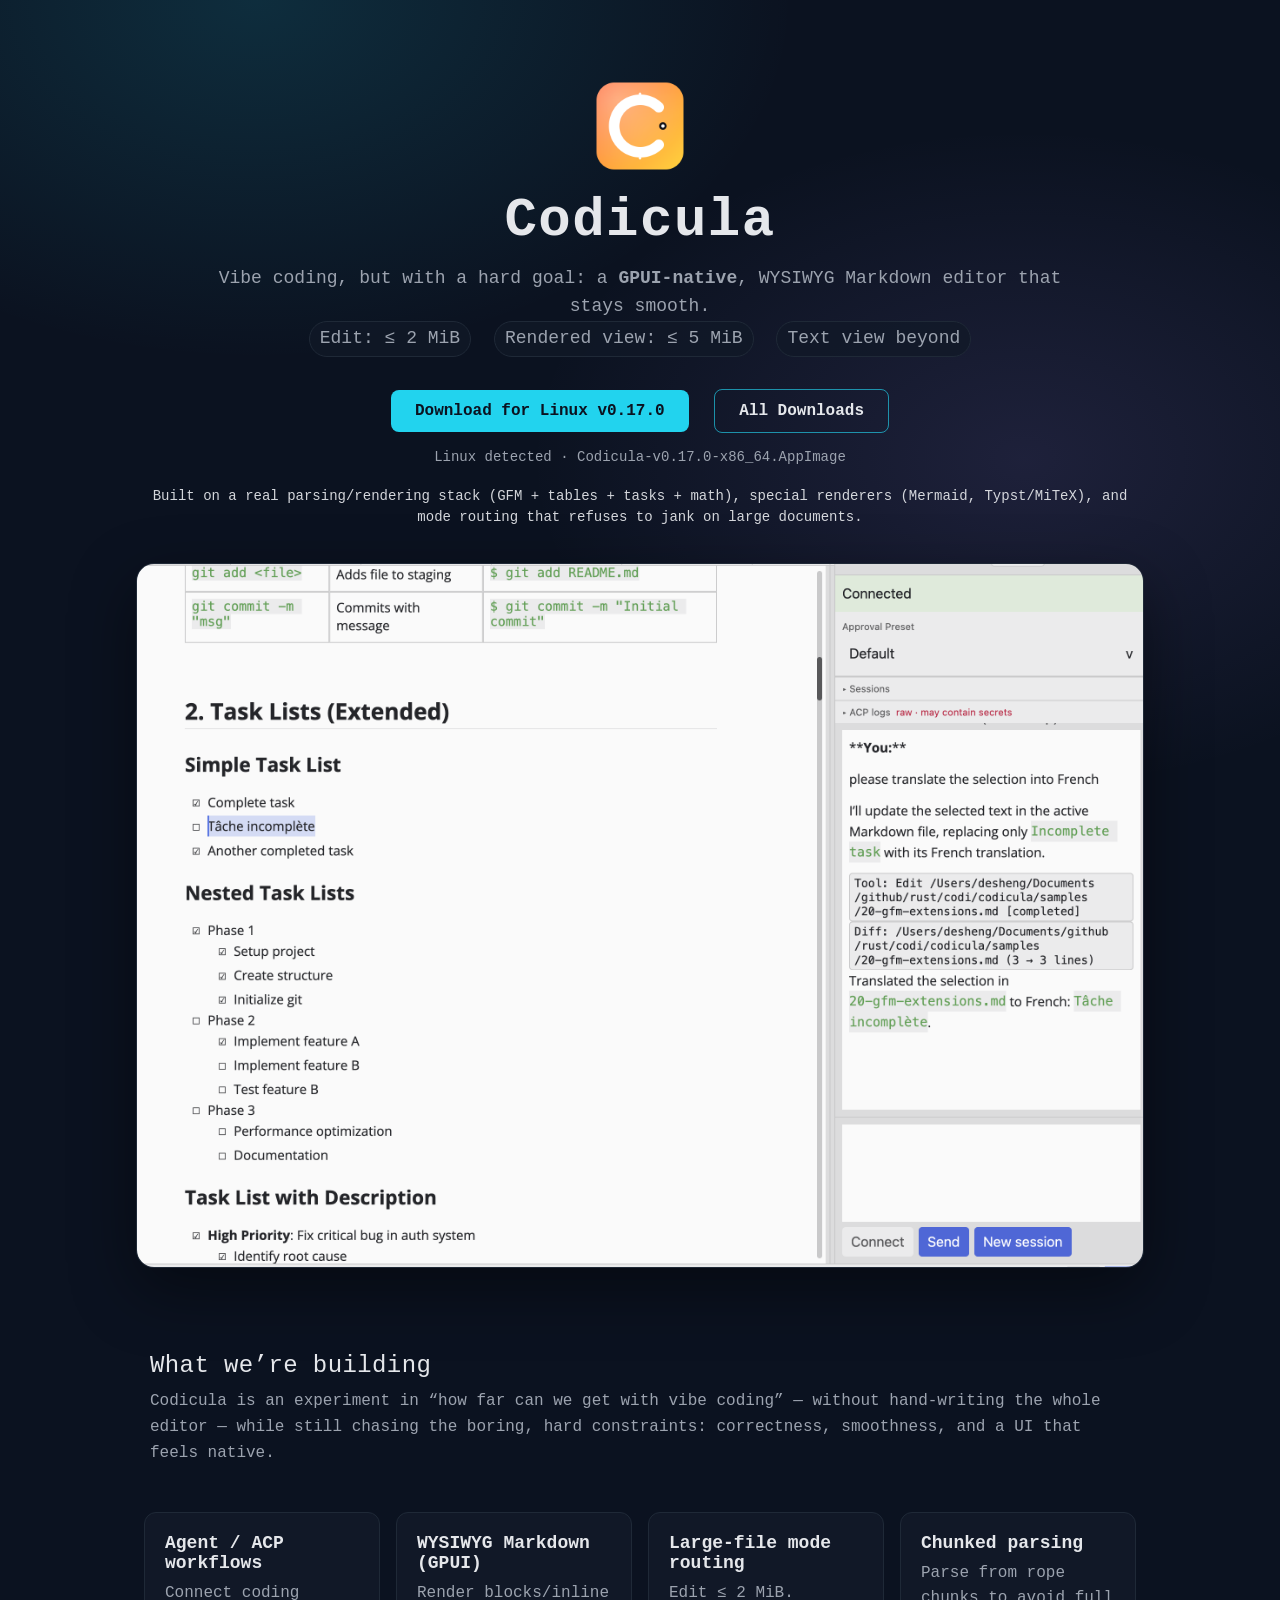
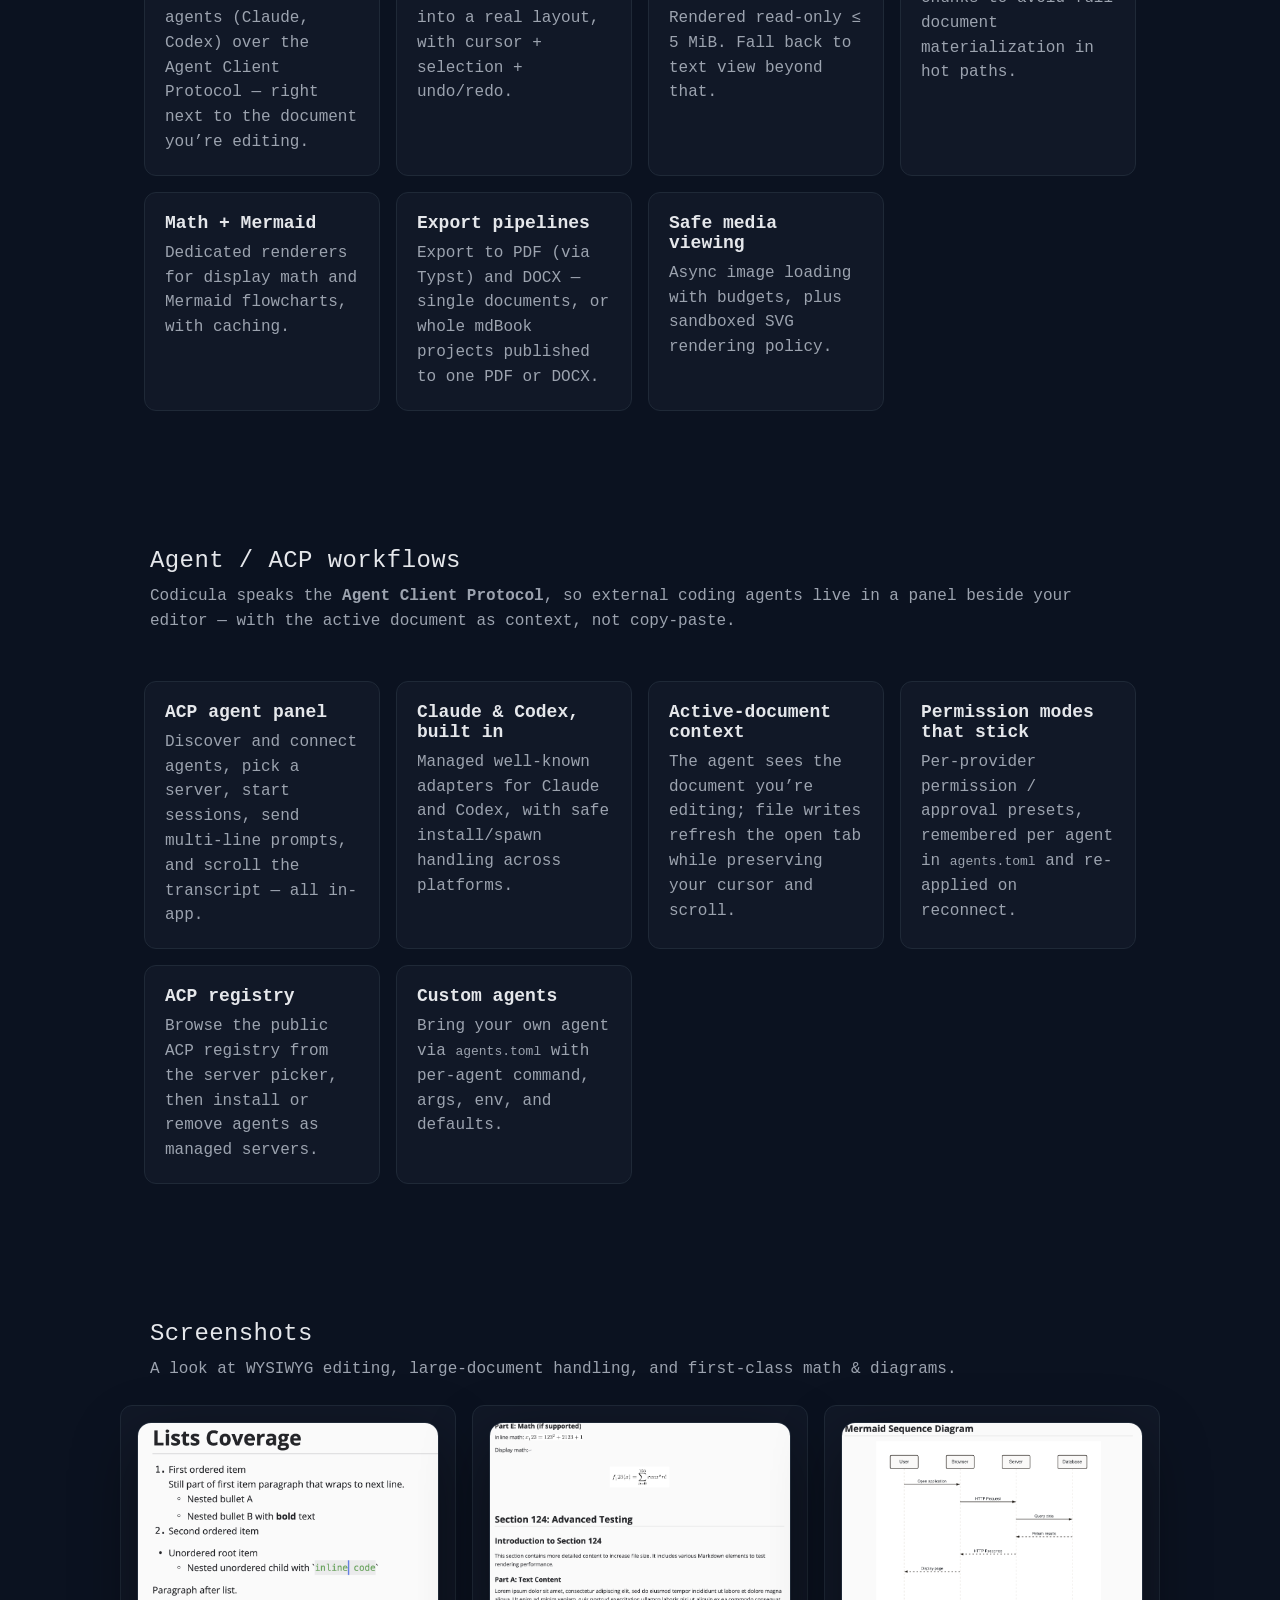
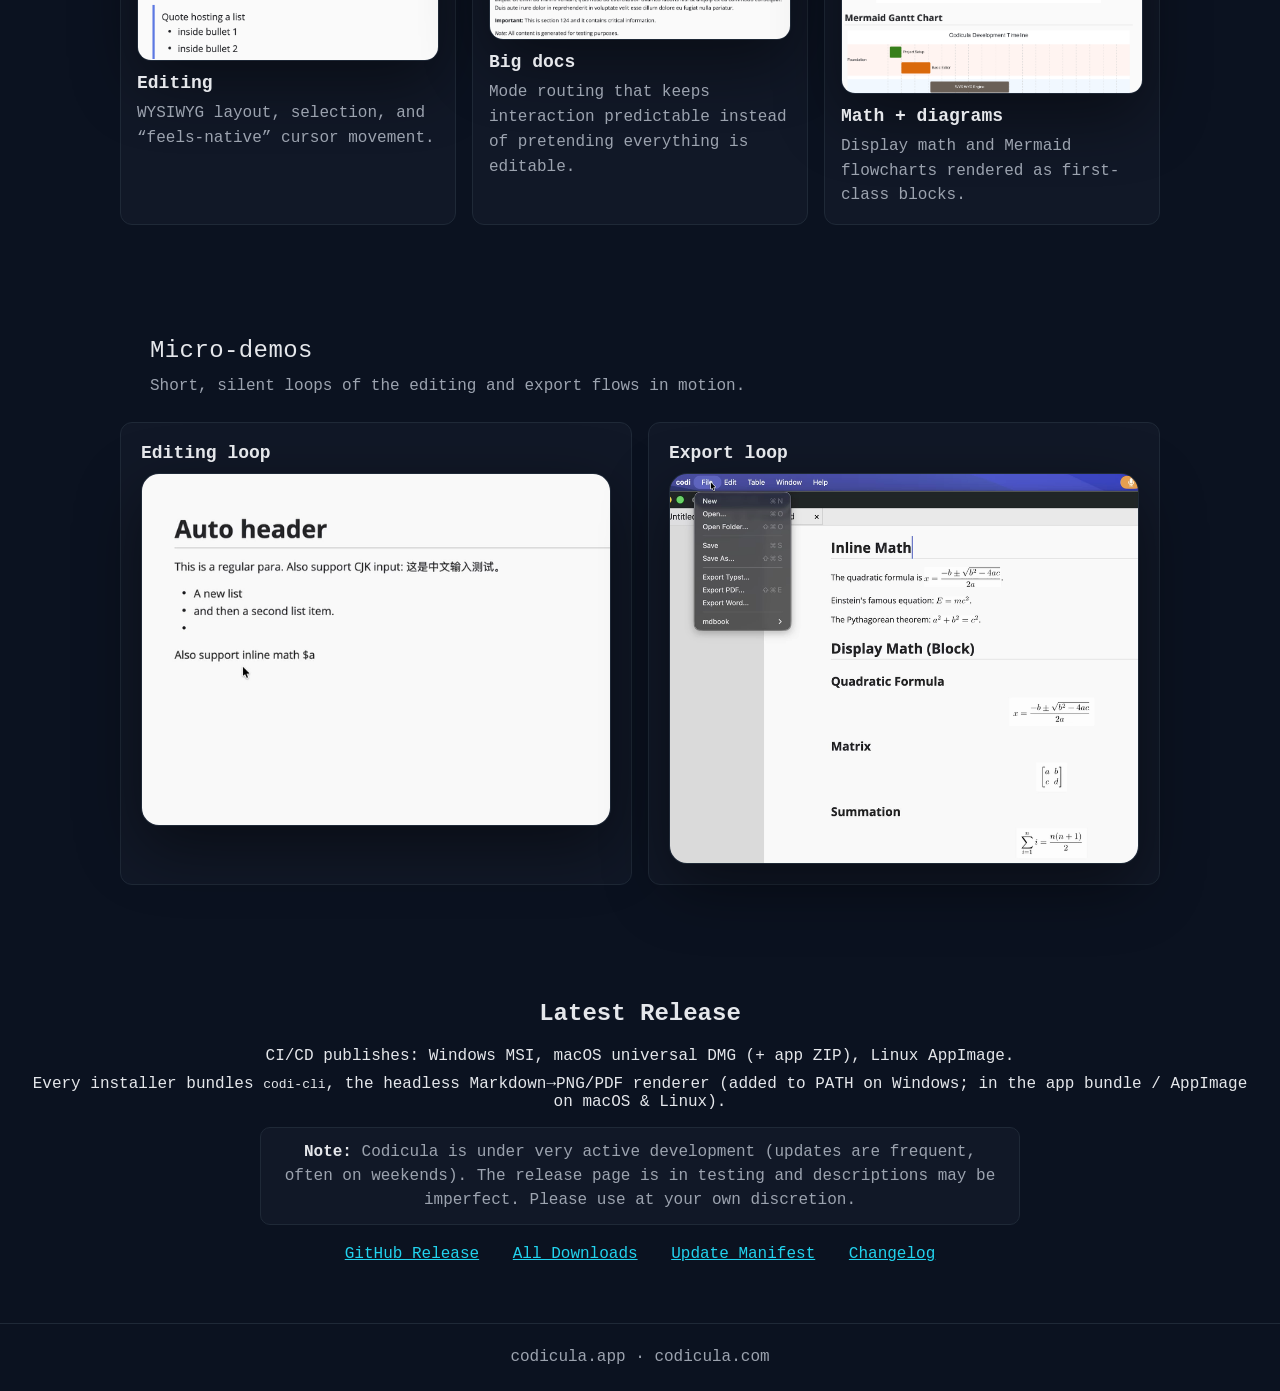
<file: index.html>
<!doctype html>
<html lang="en">
<head>
  <meta charset="utf-8">
  <meta name="viewport" content="width=device-width, initial-scale=1">
  <title>Codicula — Markdown Editor with Agent DNA</title>
  <link rel="stylesheet" href="styles.css">
</head>
<body>
  <header class="hero">
    <img class="app-icon" src="codicula.png" alt="Codicula app icon">
    <div class="logo">Codicula</div>
    <p class="tagline">
      Vibe coding, but with a hard goal: a <strong>GPUI-native</strong>, WYSIWYG Markdown editor that stays smooth.
      <br>
      <span class="pill">Edit: ≤ 2 MiB</span>
      <span class="pill">Rendered view: ≤ 5 MiB</span>
      <span class="pill">Text view beyond</span>
    </p>
    <div class="cta">
      <a id="main-download-btn" class="btn" href="https://github.com/xudesheng/codicula/releases/latest">Download</a>
      <a class="btn ghost" href="downloads.html">All Downloads</a>
    </div>
    <div id="os-download" class="os-download" aria-live="polite">
      <!-- OS detection info will be inserted here -->
    </div>
    <div class="subline">
      Built on a real parsing/rendering stack (GFM + tables + tasks + math), special renderers (Mermaid, Typst/MiTeX),
      and mode routing that refuses to jank on large documents.
    </div>

    <div class="hero-preview">
      <div class="media-frame">
        <img loading="eager" decoding="async" src="media/screenshots/hero_preview.png" alt="Codicula editing a Markdown document with the ACP agent panel connected — an agent translating a selection and editing the file in place">

      </div>
    </div>
  </header>

  <section class="section">
    <div class="section-title">What we’re building</div>
    <div class="section-desc">
      Codicula is an experiment in “how far can we get with vibe coding” — without hand-writing the whole editor —
      while still chasing the boring, hard constraints: correctness, smoothness, and a UI that feels native.
    </div>

    <div class="grid features">
      <div class="card">
        <h3>Agent / ACP workflows</h3>
        <p>Connect coding agents (Claude, Codex) over the Agent Client Protocol — right next to the document you’re editing.</p>
      </div>
      <div class="card">
        <h3>WYSIWYG Markdown (GPUI)</h3>
        <p>Render blocks/inline into a real layout, with cursor + selection + undo/redo.</p>
      </div>
      <div class="card">
        <h3>Large-file mode routing</h3>
        <p>Edit ≤ 2 MiB. Rendered read-only ≤ 5 MiB. Fall back to text view beyond that.</p>
      </div>
      <div class="card">
        <h3>Chunked parsing</h3>
        <p>Parse from rope chunks to avoid full document materialization in hot paths.</p>
      </div>
      <div class="card">
        <h3>Math + Mermaid</h3>
        <p>Dedicated renderers for display math and Mermaid flowcharts, with caching.</p>
      </div>
      <div class="card">
        <h3>Export pipelines</h3>
        <p>Export to PDF (via Typst) and DOCX — single documents, or whole mdBook projects published to one PDF or DOCX.</p>
      </div>
      <div class="card">
        <h3>Safe media viewing</h3>
        <p>Async image loading with budgets, plus sandboxed SVG rendering policy.</p>
      </div>
    </div>
  </section>

  <section class="section">
    <div class="section-title">Agent / ACP workflows</div>
    <div class="section-desc">
      Codicula speaks the <strong>Agent Client Protocol</strong>, so external coding agents live in a panel
      beside your editor — with the active document as context, not copy-paste.
    </div>

    <div class="grid features">
      <div class="card">
        <h3>ACP agent panel</h3>
        <p>Discover and connect agents, pick a server, start sessions, send multi-line prompts, and scroll the transcript — all in-app.</p>
      </div>
      <div class="card">
        <h3>Claude &amp; Codex, built in</h3>
        <p>Managed well-known adapters for Claude and Codex, with safe install/spawn handling across platforms.</p>
      </div>
      <div class="card">
        <h3>Active-document context</h3>
        <p>The agent sees the document you’re editing; file writes refresh the open tab while preserving your cursor and scroll.</p>
      </div>
      <div class="card">
        <h3>Permission modes that stick</h3>
        <p>Per-provider permission / approval presets, remembered per agent in <code>agents.toml</code> and re-applied on reconnect.</p>
      </div>
      <div class="card">
        <h3>ACP registry</h3>
        <p>Browse the public ACP registry from the server picker, then install or remove agents as managed servers.</p>
      </div>
      <div class="card">
        <h3>Custom agents</h3>
        <p>Bring your own agent via <code>agents.toml</code> with per-agent command, args, env, and defaults.</p>
      </div>
    </div>
  </section>

  <section class="section">
    <div class="section-title">Screenshots</div>
    <div class="section-desc">
      A look at WYSIWYG editing, large-document handling, and first-class math &amp; diagrams.
    </div>

    <div class="screens">
      <div class="card">
        <div class="media-frame">
          <img loading="lazy" decoding="async" src="media/screenshots/wysiwyg_edit.png" alt="Codicula WYSIWYG editing: nested lists, bold text, and inline code">
        </div>
        <h3>Editing</h3>
        <p>WYSIWYG layout, selection, and “feels-native” cursor movement.</p>
      </div>

      <div class="card">
        <div class="media-frame">
          <img loading="lazy" decoding="async" src="media/screenshots/large_docs.png" alt="Codicula handling a large document with display math and deep section structure">
        </div>
        <h3>Big docs</h3>
        <p>Mode routing that keeps interaction predictable instead of pretending everything is editable.</p>
      </div>

      <div class="card">
        <div class="media-frame">
          <img loading="lazy" decoding="async" src="media/screenshots/math_mermaid.png" alt="Codicula rendering Mermaid sequence and Gantt diagrams as first-class blocks">
        </div>
        <h3>Math + diagrams</h3>
        <p>Display math and Mermaid flowcharts rendered as first-class blocks.</p>
      </div>
    </div>
  </section>

  <section class="section">
    <div class="section-title">Micro-demos</div>
    <div class="section-desc">
      Short, silent loops of the editing and export flows in motion.
    </div>

    <div class="demos">
      <div class="card">
        <div class="demo-title">
          <h3 style="margin:0;">Editing loop</h3>
        </div>
        <div class="media-frame">
          <video muted playsinline loop preload="none" poster="media/posters/editing_loop.poster.png" style="width:100%; height:auto;">
            <source src="media/posters/editing_loop.mp4" type="video/mp4">
          </video>
        </div>
      </div>

      <div class="card">
        <div class="demo-title">
          <h3 style="margin:0;">Export loop</h3>
        </div>
        <div class="media-frame">
          <video muted playsinline loop preload="none" poster="media/posters/export_loop.poster.png" style="width:100%; height:auto;">
            <source src="media/posters/export_loop.mp4" type="video/mp4">
          </video>
        </div>
      </div>
    </div>
  </section>

  <section class="downloads">
    <h2>Latest Release</h2>
    <p>CI/CD publishes: Windows MSI, macOS universal DMG (+ app ZIP), Linux AppImage.</p>
    <p class="subline" style="margin-top:-6px;">
      Every installer bundles <code>codi-cli</code>, the headless Markdown→PNG/PDF renderer
      (added to PATH on Windows; in the app bundle / AppImage on macOS &amp; Linux).
    </p>
    <div class="notice">
      <strong>Note:</strong> Codicula is under very active development (updates are frequent, often on weekends).
      The release page is in testing and descriptions may be imperfect. Please use at your own discretion.
    </div>
    <div class="links">
      <a href="https://github.com/xudesheng/codicula/releases/latest">GitHub Release</a>
      <a href="downloads.html">All Downloads</a>
      <a href="updates/latest.json">Update Manifest</a>
      <a href="changelog.html">Changelog</a>
    </div>
  </section>

  <footer>
    <span>codicula.app · codicula.com</span>
  </footer>

  <script>
    (function () {
      const el = document.getElementById('os-download');
      if (!el) return;

      function setHtml(html) {
        el.innerHTML = html;
      }

      function escapeHtml(s) {
        return String(s)
          .replaceAll('&', '&amp;')
          .replaceAll('<', '&lt;')
          .replaceAll('>', '&gt;')
          .replaceAll('"', '&quot;')
          .replaceAll("'", '&#39;');
      }

      function basename(url) {
        try {
          const u = new URL(url);
          const parts = u.pathname.split('/');
          return parts[parts.length - 1] || url;
        } catch (_) {
          const parts = String(url).split('/');
          return parts[parts.length - 1] || String(url);
        }
      }

      function detectOs() {
        const ua = (navigator.userAgent || '').toLowerCase();
        const plat = (navigator.userAgentData && navigator.userAgentData.platform
          ? navigator.userAgentData.platform
          : (navigator.platform || '')).toLowerCase();

        const s = ua + ' ' + plat;
        if (s.includes('mac')) return 'macos';
        if (s.includes('win')) return 'windows';
        if (s.includes('linux')) return 'linux';
        return 'other';
      }

      const os = detectOs();
      const mainBtn = document.getElementById('main-download-btn');

      // Helper to update main download button
      function setMainDownload(url, label) {
        if (mainBtn) {
          mainBtn.href = url;
          mainBtn.textContent = label;
        }
      }

      if (os === 'other') {
        // Unknown OS - keep default GitHub link
        setHtml('<span class="os-download__hint">See <a href="downloads.html">all downloads</a> for your platform.</span>');
        return;
      }

      // Start with a lightweight placeholder
      setHtml('<span class="os-download__hint">Detecting download…</span>');

      // Cache-bust for the website only (does not affect the app auto-updater URL).
      fetch('updates/latest.json?ts=' + Date.now(), { cache: 'no-store' })
        .then((r) => (r.ok ? r.json() : Promise.reject(new Error('Failed to load manifest'))))
        .then((manifest) => {
          const version = manifest && manifest.version ? String(manifest.version) : '';
          const platforms = (manifest && manifest.platforms) || {};

          if (os === 'macos') {
            const a = platforms['macos-universal'];
            if (!a || !a.url) throw new Error('Missing macOS asset');
            const name = basename(a.url);
            // Update main button to download directly
            setMainDownload(a.url, 'Download for macOS' + (version ? ' v' + version : ''));
            setHtml(
              '<span class="os-download__hint">macOS detected · <code>' + escapeHtml(name) + '</code></span>'
            );
            return;
          }

          if (os === 'windows') {
            const msi = platforms['windows-x64-msi'];
            if (!msi || !msi.url) throw new Error('Missing Windows MSI asset');
            const msiName = basename(msi.url);
            // Update main button to download MSI directly
            setMainDownload(msi.url, 'Download for Windows' + (version ? ' v' + version : ''));
            setHtml(
              '<span class="os-download__hint">Windows detected · <code>' + escapeHtml(msiName) + '</code></span>'
            );
            return;
          }

          if (os === 'linux') {
            const appimage = platforms['linux-x64-appimage'];
            if (appimage && appimage.url) {
              const name = basename(appimage.url);
              // Update main button to download AppImage directly
              setMainDownload(appimage.url, 'Download for Linux' + (version ? ' v' + version : ''));
              setHtml(
                '<span class="os-download__hint">Linux detected · <code>' + escapeHtml(name) + '</code></span>'
              );
            } else {
              // No AppImage in manifest, fallback to downloads page
              setHtml(
                '<span class="os-download__hint">Linux detected · <a href="downloads.html">See downloads</a></span>'
              );
            }
            return;
          }
        })
        .catch(() => {
          // Keep the static fallback link if anything goes wrong.
          setHtml(
            '<span class="os-download__hint">' +
              'Could not detect download. See <a href="downloads.html">all downloads</a>.' +
            '</span>'
          );
        });

      // Progressive enhancement for demo videos: play only when visible.
      const videos = Array.from(document.querySelectorAll('video'));
      if (videos.length && 'IntersectionObserver' in window) {
        const io = new IntersectionObserver((entries) => {
          for (const e of entries) {
            const v = e.target;
            if (!(v instanceof HTMLVideoElement)) continue;
            if (e.isIntersecting) {
              v.play().catch(() => {});
            } else {
              v.pause();
            }
          }
        }, { threshold: 0.35 });
        videos.forEach((v) => io.observe(v));
      }
    })();
  </script>
</body>
</html>
</file>
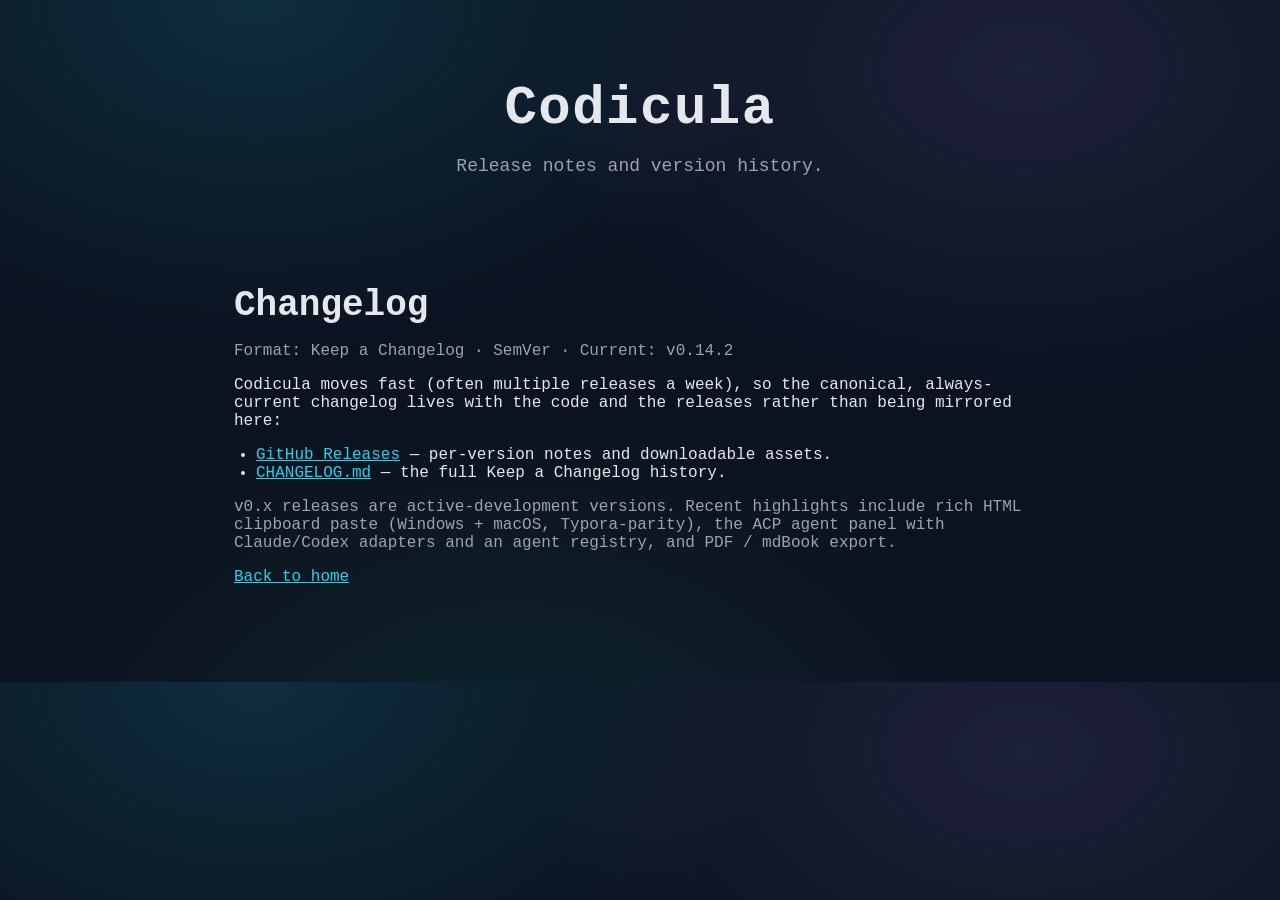
<file: changelog.html>
<!doctype html>
<html lang="en">
<head>
  <meta charset="utf-8">
  <meta name="viewport" content="width=device-width, initial-scale=1">
  <title>Codicula — Changelog</title>
  <link rel="stylesheet" href="styles.css">
  <style>
    .content { max-width: 860px; margin: 0 auto; padding: 48px 24px 80px; }
    .content h1 { font-size: 36px; margin-bottom: 12px; }
    .content h2 { margin-top: 32px; }
    .content p, .content li { color: var(--fg); }
    .content ul { padding-left: 22px; }
    .content .meta { color: var(--muted); }
    a { color: var(--accent); }
  </style>
</head>
<body>
  <header class="hero" style="padding-bottom: 0;">
    <div class="logo">Codicula</div>
    <p class="tagline">Release notes and version history.</p>
  </header>

  <section class="content">
    <h1>Changelog</h1>
    <p class="meta">Format: Keep a Changelog · SemVer · Current: v0.14.2</p>

    <p>
      Codicula moves fast (often multiple releases a week), so the canonical, always-current
      changelog lives with the code and the releases rather than being mirrored here:
    </p>
    <ul>
      <li><a href="https://github.com/xudesheng/codicula/releases">GitHub Releases</a> — per-version notes and downloadable assets.</li>
      <li><a href="https://github.com/xudesheng/codicula/blob/main/CHANGELOG.md">CHANGELOG.md</a> — the full Keep&nbsp;a&nbsp;Changelog history.</li>
    </ul>
    <p class="meta">
      v0.x releases are active-development versions. Recent highlights include rich HTML clipboard
      paste (Windows + macOS, Typora-parity), the ACP agent panel with Claude/Codex adapters and an
      agent registry, and PDF / mdBook export.
    </p>

    <p><a href="/">Back to home</a></p>
  </section>
</body>
</html>
</file>
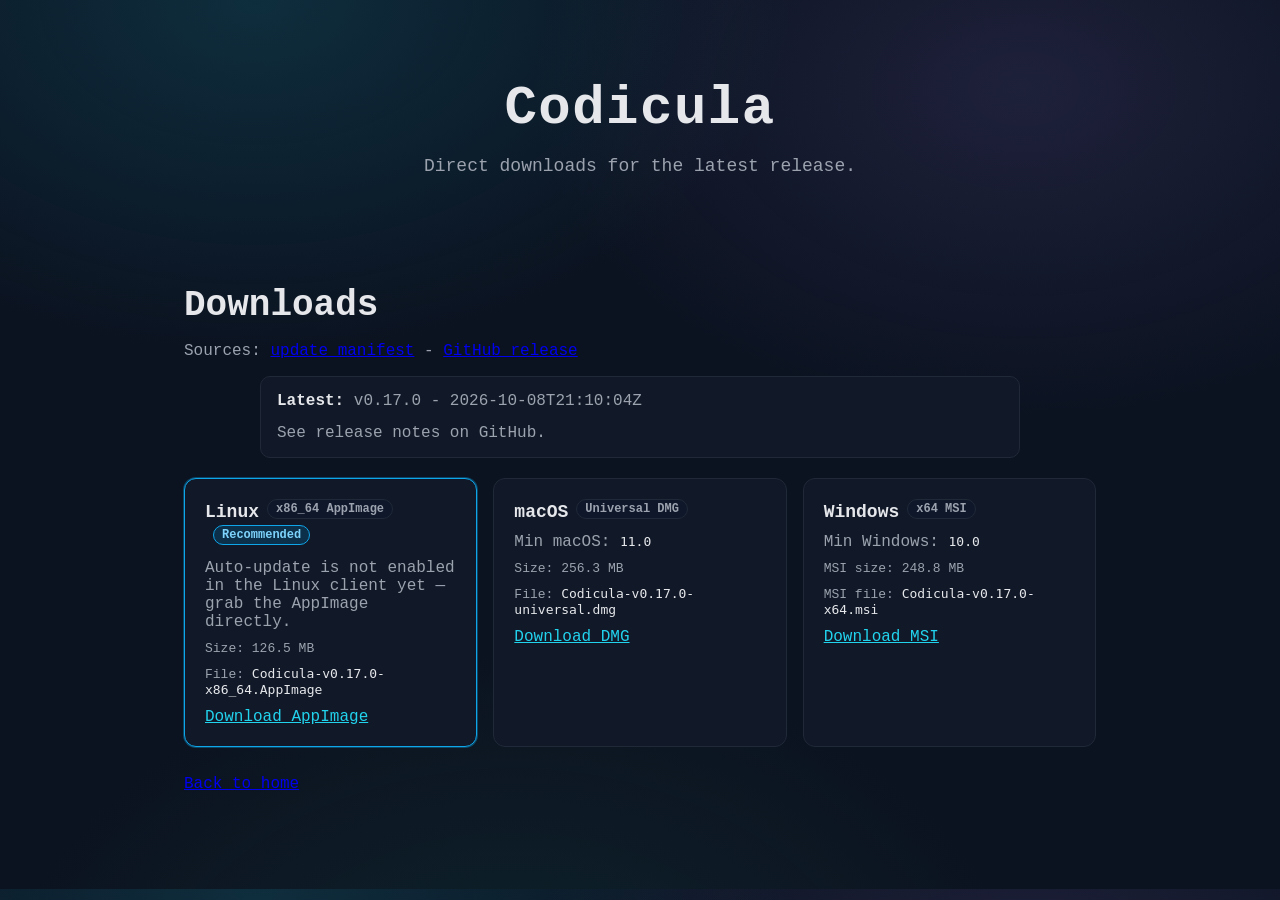
<file: downloads.html>
<!doctype html>
<html lang="en">
<head>
  <meta charset="utf-8">
  <meta name="viewport" content="width=device-width, initial-scale=1">
  <title>Codicula - Downloads</title>
  <link rel="stylesheet" href="styles.css">
  <style>
    .content { max-width: 960px; margin: 0 auto; padding: 48px 24px 80px; }
    .content h1 { font-size: 36px; margin-bottom: 12px; }
    .content p, .content li { color: var(--fg); }
    .content .meta { color: var(--muted); }
    .downloads-grid {
      display: grid;
      grid-template-columns: repeat(auto-fit, minmax(260px, 1fr));
      gap: 16px;
      margin-top: 18px;
    }
    .dl-title { margin: 0 0 8px; font-size: 18px; }
    .dl-meta { margin: 10px 0 0; color: var(--muted); font-size: 13px; }
    .dl-actions { margin-top: 10px; display: flex; gap: 10px; flex-wrap: wrap; }
    .dl-actions a { color: var(--accent); }
    .card.recommended {
      border-color: #0ea5e9;
      box-shadow: 0 0 0 1px rgba(14, 165, 233, 0.35);
    }
    .pill {
      display: inline-block;
      font-size: 12px;
      color: var(--muted);
      border: 1px solid #1f2937;
      background: #0f172a;
      padding: 2px 8px;
      border-radius: 999px;
      margin-left: 8px;
      vertical-align: middle;
    }
    .pill.recommended {
      color: #7dd3fc;
      border-color: #0ea5e9;
      background: rgba(2, 132, 199, 0.22);
    }
    code { color: var(--fg); }
  </style>
</head>
<body>
  <header class="hero" style="padding-bottom: 0;">
    <div class="logo">Codicula</div>
    <p class="tagline">Direct downloads for the latest release.</p>
  </header>

  <section class="content">
    <h1>Downloads</h1>
    <p class="meta">
      Sources:
      <a href="updates/latest.json">update manifest</a>
      -
      <a href="https://github.com/xudesheng/codicula/releases/latest">GitHub release</a>
    </p>

    <div id="manifest-summary" class="notice" style="display:none;"></div>

    <div id="downloads-grid" class="downloads-grid">
      <div class="card">
        <h2 class="dl-title">Loading...</h2>
        <p class="meta">Fetching <code>updates/latest.json</code>.</p>
      </div>
    </div>

    <p style="margin-top: 28px;">
      <a href="/">Back to home</a>
    </p>
  </section>

  <script>
    (function () {
      const grid = document.getElementById('downloads-grid');
      const summary = document.getElementById('manifest-summary');
      if (!grid) return;

      function escapeHtml(s) {
        return String(s)
          .replaceAll('&', '&amp;')
          .replaceAll('<', '&lt;')
          .replaceAll('>', '&gt;')
          .replaceAll('"', '&quot;')
          .replaceAll("'", '&#39;');
      }

      function basename(url) {
        try {
          const u = new URL(url);
          const parts = u.pathname.split('/');
          return parts[parts.length - 1] || url;
        } catch (_) {
          const parts = String(url).split('/');
          return parts[parts.length - 1] || String(url);
        }
      }

      function fmtBytes(n) {
        const x = Number(n);
        if (!Number.isFinite(x) || x < 0) return String(n);
        const units = ['B', 'KB', 'MB', 'GB'];
        let v = x;
        let i = 0;
        while (v >= 1024 && i < units.length - 1) {
          v /= 1024;
          i++;
        }
        return (i === 0 ? v.toFixed(0) : v.toFixed(1)) + ' ' + units[i];
      }

      function detectOs() {
        const ua = (navigator.userAgent || '').toLowerCase();
        const plat = (navigator.userAgentData && navigator.userAgentData.platform
          ? navigator.userAgentData.platform
          : (navigator.platform || '')).toLowerCase();
        const s = ua + ' ' + plat;
        if (s.includes('mac')) return 'macos';
        if (s.includes('win')) return 'windows';
        if (s.includes('linux')) return 'linux';
        return 'other';
      }

      function card(title, pill, bodyHtml, actionsHtml, recommended) {
        return (
          '<div class="card' + (recommended ? ' recommended' : '') + '">' +
            '<h2 class="dl-title">' + escapeHtml(title) +
              (pill ? '<span class="pill">' + escapeHtml(pill) + '</span>' : '') +
              (recommended ? '<span class="pill recommended">Recommended</span>' : '') +
            '</h2>' +
            '<div>' + bodyHtml + '</div>' +
            (actionsHtml ? '<div class="dl-actions">' + actionsHtml + '</div>' : '') +
          '</div>'
        );
      }

      const currentOs = detectOs();

      // Cache-bust for the website only (does not affect the app auto-updater URL).
      fetch('updates/latest.json?ts=' + Date.now(), { cache: 'no-store' })
        .then((r) => (r.ok ? r.json() : Promise.reject(new Error('Failed to load manifest'))))
        .then((m) => {
          const version = m && m.version ? String(m.version) : '';
          const notes = m && m.notes ? String(m.notes) : '';
          const pubDate = m && m.pub_date ? String(m.pub_date) : '';
          const platforms = (m && m.platforms) || {};

          if (summary) {
            summary.style.display = 'block';
            summary.innerHTML =
              '<strong>Latest:</strong> ' +
              (version ? ('v' + escapeHtml(version)) : 'Unknown version') +
              (pubDate ? (' - <span class="meta">' + escapeHtml(pubDate) + '</span>') : '') +
              (notes ? ('<div style="margin-top:8px;">' + escapeHtml(notes) + '</div>') : '');
          }

          const cards = [];
          function pushCard(html, recommended) {
            cards.push({ html, recommended });
          }

          if (platforms['macos-universal'] && platforms['macos-universal'].url) {
            const a = platforms['macos-universal'];
            const rec = currentOs === 'macos';
            pushCard(card(
              'macOS',
              'Universal DMG',
              '<div class="meta">Min macOS: <code>' + escapeHtml(a.min_os_version || '-') + '</code></div>' +
              '<div class="dl-meta">Size: ' + escapeHtml(fmtBytes(a.size_bytes)) + '</div>' +
              '<div class="dl-meta">File: <code>' + escapeHtml(basename(a.url)) + '</code></div>',
              '<a href="' + escapeHtml(a.url) + '">Download DMG</a>',
              rec
            ), rec);
          }

          if (platforms['windows-x64-msi'] && platforms['windows-x64-msi'].url) {
            const a = platforms['windows-x64-msi'];
            const rec = currentOs === 'windows';
            pushCard(card(
              'Windows',
              'x64 MSI',
              '<div class="meta">Min Windows: <code>' + escapeHtml(a.min_os_version || '-') + '</code></div>' +
              '<div class="dl-meta">MSI size: ' + escapeHtml(fmtBytes(a.size_bytes)) + '</div>' +
              '<div class="dl-meta">MSI file: <code>' + escapeHtml(basename(a.url)) + '</code></div>',
              '<a href="' + escapeHtml(a.url) + '">Download MSI</a>',
              rec
            ), rec);
          }

          if (platforms['linux-x64-appimage'] && platforms['linux-x64-appimage'].url) {
            const a = platforms['linux-x64-appimage'];
            const rec = currentOs === 'linux';
            pushCard(card(
              'Linux',
              'x86_64 AppImage',
              '<div class="meta">Auto-update is not enabled in the Linux client yet — grab the AppImage directly.</div>' +
              '<div class="dl-meta">Size: ' + escapeHtml(fmtBytes(a.size_bytes)) + '</div>' +
              '<div class="dl-meta">File: <code>' + escapeHtml(basename(a.url)) + '</code></div>',
              '<a href="' + escapeHtml(a.url) + '">Download AppImage</a>',
              rec
            ), rec);
          } else {
            const rec = currentOs === 'linux';
            pushCard(card(
              'Linux',
              'Manual download',
              '<div class="meta">No AppImage in the manifest — download from GitHub assets.</div>',
              '<a href="https://github.com/xudesheng/codicula/releases/latest">Open GitHub release</a>',
              rec
            ), rec);
          }

          if (cards.length === 0) {
            grid.innerHTML = card(
              'Downloads unavailable',
              '',
              '<div class="meta">Could not find any platform assets in <code>updates/latest.json</code>.</div>',
              '<a href="https://github.com/xudesheng/codicula/releases/latest">Open GitHub release</a>',
              false
            );
            return;
          }

          cards.sort((a, b) => Number(b.recommended) - Number(a.recommended));
          grid.innerHTML = cards.map((c) => c.html).join('');
        })
        .catch(() => {
          grid.innerHTML = card(
            'Downloads unavailable',
            '',
            '<div class="meta">Failed to load <code>updates/latest.json</code>.</div>',
            '<a href="https://github.com/xudesheng/codicula/releases/latest">Open GitHub release</a>',
            false
          );
        });
    })();
  </script>
</body>
</html>
</file>
<file: styles.css>
:root {
  --bg: #0b1220;
  --fg: #e5e7eb;
  --accent: #22d3ee;
  --accent2: #a78bfa;
  --muted: #9ca3af;
  --card: #111827;
  --border: #1f2937;
}

* { box-sizing: border-box; }
body {
  margin: 0;
  font-family: ui-monospace, SFMono-Regular, Menlo, Monaco, Consolas, "Liberation Mono", "Courier New", monospace;
  background:
    radial-gradient(900px 600px at 20% 0%, rgba(34, 211, 238, 0.14), transparent 60%),
    radial-gradient(900px 600px at 80% 10%, rgba(167, 139, 250, 0.12), transparent 55%),
    radial-gradient(900px 700px at 40% 120%, rgba(52, 211, 153, 0.10), transparent 60%),
    var(--bg);
  color: var(--fg);
}

.hero {
  text-align: center;
  padding: 78px 24px 28px;
}

.app-icon {
  width: 96px;
  height: 96px;
  margin: 0 auto 16px;
  display: block;
}

.logo {
  font-size: 54px;
  letter-spacing: 1.5px;
  font-weight: 800;
}

.tagline {
  max-width: 860px;
  margin: 14px auto 26px;
  color: var(--muted);
  font-size: 18px;
  line-height: 1.55;
}

.cta .btn {
  display: inline-block;
  margin: 0 8px;
  padding: 12px 24px;
  border-radius: 8px;
  text-decoration: none;
  color: #0b1220;
  background: var(--accent);
  font-weight: 700;
}

.cta .btn.ghost {
  background: transparent;
  color: var(--fg);
  border: 1px solid rgba(34, 211, 238, 0.65);
}

.hero .subline {
  max-width: 980px;
  margin: 18px auto 0;
  color: var(--fg);
  opacity: 0.92;
  font-size: 14px;
  line-height: 1.55;
}

.pill {
  display: inline-block;
  padding: 3px 10px;
  border-radius: 999px;
  border: 1px solid var(--border);
  background: rgba(17, 24, 39, 0.75);
  color: var(--muted);
  margin: 0 6px 6px;
  vertical-align: middle;
}

.hero-preview {
  max-width: 1040px;
  margin: 34px auto 0;
  padding: 0 16px;
}

.media-frame {
  border-radius: 18px;
  overflow: hidden;
  border: 1px solid var(--border);
  background: rgba(15, 23, 42, 0.7);
  box-shadow:
    0 22px 65px rgba(0, 0, 0, 0.45),
    0 0 0 1px rgba(255, 255, 255, 0.04) inset;
}

.media-frame img,
.media-frame video {
  display: block;
  width: 100%;
  height: auto;
}

.section {
  padding: 56px 24px;
}

.section .section-title {
  max-width: 980px;
  margin: 0 auto 10px;
  font-size: 24px;
  letter-spacing: 0.4px;
}

.section .section-desc {
  max-width: 980px;
  margin: 0 auto 22px;
  color: var(--muted);
  line-height: 1.6;
}

.os-download {
  margin-top: 14px;
  color: var(--muted);
  font-size: 14px;
  line-height: 1.5;
}

.os-download a {
  color: var(--accent);
}

.os-download__row {
  display: inline-flex;
  gap: 10px;
  align-items: baseline;
  justify-content: center;
  flex-wrap: wrap;
}

.os-download__label {
  color: var(--muted);
}

.os-download__link {
  color: var(--accent);
  text-decoration: none;
  border-bottom: 1px solid rgba(34, 211, 238, 0.35);
  padding-bottom: 1px;
}

.os-download__link:hover {
  border-bottom-color: rgba(34, 211, 238, 0.85);
}

.os-download__link--subtle {
  border-bottom-color: rgba(34, 211, 238, 0.18);
  font-weight: 500;
}

.os-download__meta {
  color: var(--muted);
}

.os-download__sep {
  color: var(--muted);
}

.grid {
  display: grid;
  grid-template-columns: repeat(auto-fit, minmax(220px, 1fr));
  gap: 16px;
  padding: 24px;
  max-width: 960px;
  margin: 0 auto;
}

.card {
  background: var(--card);
  padding: 20px;
  border-radius: 12px;
  border: 1px solid var(--border);
}

.card h3 {
  margin: 0 0 8px;
  font-size: 18px;
}

.card p {
  margin: 0;
  color: var(--muted);
  line-height: 1.55;
}

.features {
  max-width: 1040px;
  margin: 0 auto;
}

.screens {
  max-width: 1040px;
  margin: 0 auto;
  display: grid;
  grid-template-columns: repeat(auto-fit, minmax(280px, 1fr));
  gap: 16px;
}

.screens .card {
  padding: 16px;
}

.screens .media-frame {
  border-radius: 14px;
  margin-bottom: 12px;
}

.screens .caption {
  margin-top: 10px;
  color: var(--muted);
  font-size: 13px;
}

.demos {
  max-width: 1040px;
  margin: 0 auto;
  display: grid;
  grid-template-columns: repeat(auto-fit, minmax(340px, 1fr));
  gap: 16px;
}

.demo-title {
  display: flex;
  align-items: baseline;
  justify-content: space-between;
  gap: 12px;
  margin-bottom: 10px;
}

.demo-title .hint {
  color: var(--muted);
  font-size: 12px;
}

.downloads {
  text-align: center;
  padding: 40px 24px 60px;
}

.notice {
  max-width: 760px;
  margin: 16px auto 20px;
  padding: 12px 16px;
  border-radius: 10px;
  background: #111827;
  border: 1px solid var(--border);
  color: var(--muted);
  line-height: 1.5;
}

.notice strong {
  color: var(--fg);
}

.downloads .links a {
  color: var(--accent);
  margin: 0 12px;
}

footer {
  text-align: center;
  color: var(--muted);
  padding: 24px;
  border-top: 1px solid var(--border);
}
</file>
